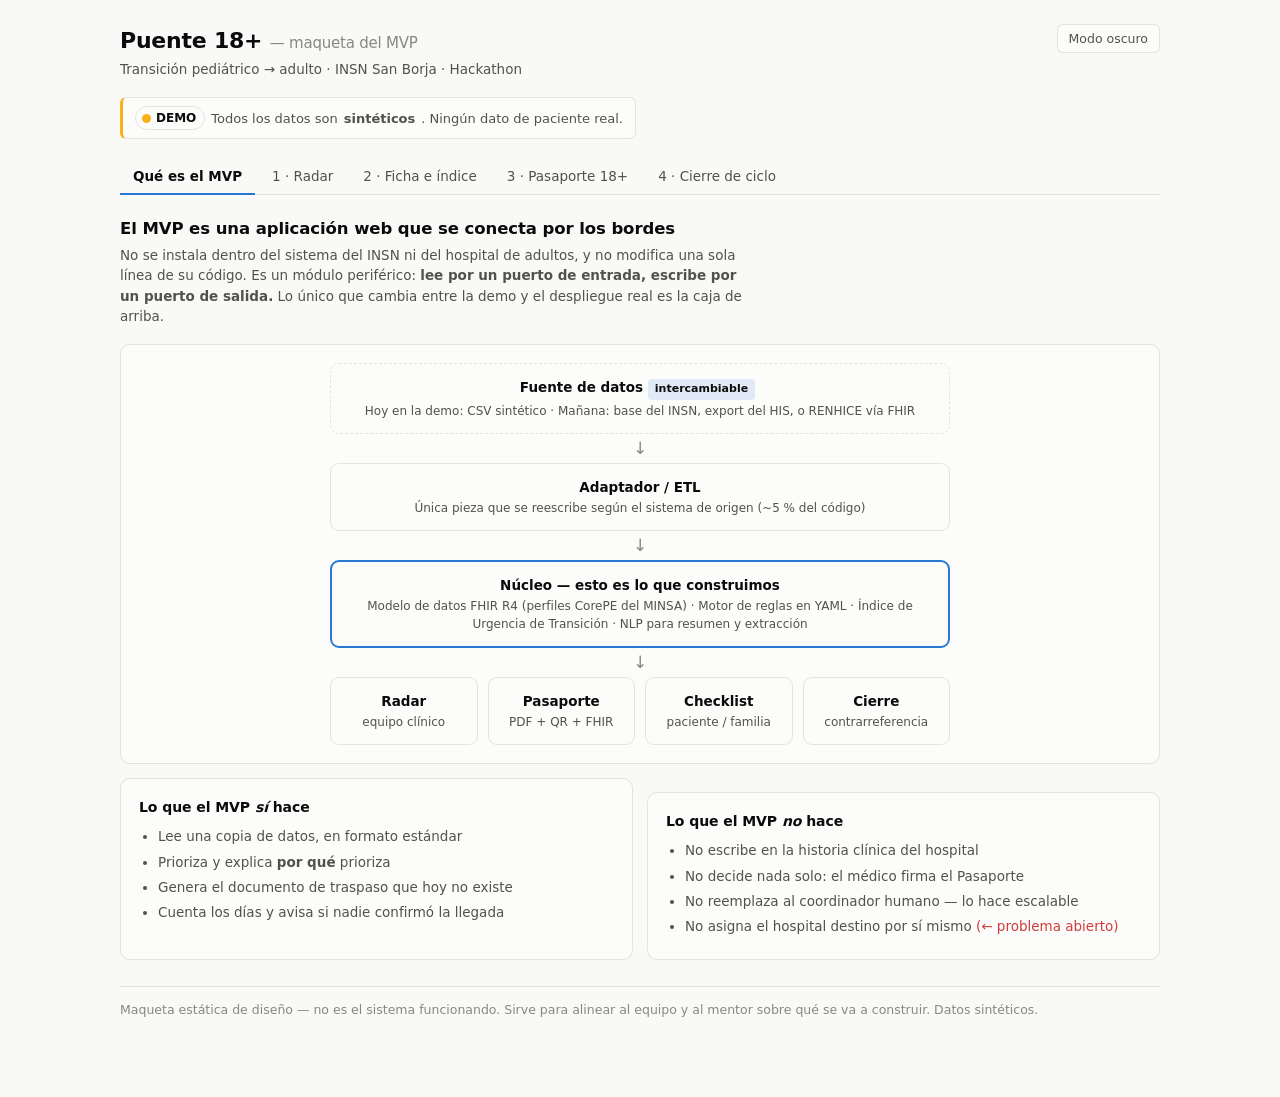
<file: docs/maqueta_mvp.html>
<!DOCTYPE html>
<html lang="es">
<head>
<meta charset="utf-8">
<meta name="viewport" content="width=device-width, initial-scale=1">
<title>Puente 18+ — Maqueta del MVP</title>
<style>
  :root{
    color-scheme: light;
    --surface-1:#fcfcfb; --page:#f9f9f7;
    --ink:#0b0b0b; --ink-2:#52514e; --muted:#898781;
    --grid:#e1e0d9; --axis:#c3c2b7; --border:rgba(11,11,11,0.10);
    --s1:#2a78d6; --s1-100:#cde2fb; --s1-250:#86b6ef; --s1-600:#184f95;
    --good:#0ca30c; --warning:#fab219; --serious:#ec835a; --critical:#d03b3b;
    --ok-text:#006300;
  }
  @media (prefers-color-scheme: dark){
    :root:where(:not([data-theme="light"])){
      color-scheme: dark;
      --surface-1:#1a1a19; --page:#0d0d0d;
      --ink:#ffffff; --ink-2:#c3c2b7; --muted:#898781;
      --grid:#2c2c2a; --axis:#383835; --border:rgba(255,255,255,0.10);
      --s1:#3987e5; --s1-100:#104281; --s1-250:#1c5cab; --s1-600:#86b6ef;
      --ok-text:#0ca30c;
    }
  }
  :root[data-theme="dark"]{
    color-scheme: dark;
    --surface-1:#1a1a19; --page:#0d0d0d;
    --ink:#ffffff; --ink-2:#c3c2b7; --muted:#898781;
    --grid:#2c2c2a; --axis:#383835; --border:rgba(255,255,255,0.10);
    --s1:#3987e5; --s1-100:#104281; --s1-250:#1c5cab; --s1-600:#86b6ef;
    --ok-text:#0ca30c;
  }
  *{box-sizing:border-box}
  body{
    margin:0; background:var(--page); color:var(--ink);
    font-family:system-ui,-apple-system,"Segoe UI",sans-serif;
    font-size:15px; line-height:1.5;
  }
  .wrap{max-width:1080px;margin:0 auto;padding:24px 20px 64px}
  header.top{display:flex;align-items:flex-start;justify-content:space-between;gap:16px;flex-wrap:wrap;margin-bottom:4px}
  h1{font-size:22px;margin:0 0 2px;letter-spacing:-0.01em}
  .sub{color:var(--ink-2);font-size:13.5px;margin:0}
  .demo-flag{
    display:inline-flex;align-items:center;gap:6px;margin:14px 0 20px;
    background:var(--surface-1);border:1px solid var(--border);border-left:3px solid var(--warning);
    border-radius:6px;padding:8px 12px;font-size:13px;color:var(--ink-2)
  }
  .theme-btn{background:var(--surface-1);border:1px solid var(--border);color:var(--ink-2);
    border-radius:6px;padding:6px 11px;font-size:12.5px;cursor:pointer;font-family:inherit}
  nav.tabs{display:flex;gap:4px;flex-wrap:wrap;border-bottom:1px solid var(--border);margin-bottom:22px}
  nav.tabs button{
    background:none;border:none;border-bottom:2px solid transparent;color:var(--ink-2);
    padding:9px 13px;font-size:13.5px;cursor:pointer;font-family:inherit;margin-bottom:-1px
  }
  nav.tabs button[aria-selected="true"]{color:var(--ink);border-bottom-color:var(--s1);font-weight:600}
  .panel{display:none}
  .panel.on{display:block}
  h2{font-size:16.5px;margin:0 0 3px;letter-spacing:-0.005em}
  .lede{color:var(--ink-2);font-size:13.5px;margin:0 0 18px;max-width:74ch}
  .card{background:var(--surface-1);border:1px solid var(--border);border-radius:10px;padding:18px}
  .card + .card{margin-top:14px}

  /* stat tiles */
  .kpis{display:grid;grid-template-columns:repeat(auto-fit,minmax(168px,1fr));gap:12px;margin-bottom:16px}
  .kpi{background:var(--surface-1);border:1px solid var(--border);border-radius:10px;padding:14px 16px}
  .kpi .lbl{font-size:11.5px;text-transform:uppercase;letter-spacing:.05em;color:var(--muted);margin-bottom:6px}
  .kpi .val{font-size:29px;line-height:1.05;font-weight:600;letter-spacing:-0.02em}
  .kpi .note{font-size:12px;color:var(--ink-2);margin-top:5px}
  .kpi .note.warn{color:var(--critical)}

  /* status chips: icon + label, nunca color solo */
  .chip{display:inline-flex;align-items:center;gap:5px;font-size:12px;font-weight:600;
    padding:2px 8px 2px 6px;border-radius:20px;border:1px solid var(--border);white-space:nowrap}
  .chip .dot{width:9px;height:9px;border-radius:50%;flex:none}
  .chip.rojo  .dot{background:var(--critical)} .chip.rojo{color:var(--critical)}
  .chip.ambar .dot{background:var(--warning)}  .chip.ambar{color:var(--ink)}
  .chip.verde .dot{background:var(--good)}     .chip.verde{color:var(--ok-text)}

  table{width:100%;border-collapse:collapse;font-size:13.5px}
  th{text-align:left;font-size:11.5px;text-transform:uppercase;letter-spacing:.04em;
     color:var(--muted);font-weight:600;padding:0 10px 8px;border-bottom:1px solid var(--grid)}
  td{padding:11px 10px;border-bottom:1px solid var(--grid);vertical-align:middle}
  tbody tr:hover{background:color-mix(in oklab, var(--s1) 6%, transparent)}
  td.num{font-variant-numeric:tabular-nums;text-align:right}
  .dx{color:var(--ink-2);font-size:12.5px}
  code.cie{font-family:ui-monospace,SFMono-Regular,Menlo,monospace;font-size:12px;
    background:color-mix(in oklab, var(--ink) 6%, transparent);padding:1px 5px;border-radius:4px}

  /* barras de aporte */
  .bars{display:flex;flex-direction:column;gap:8px;margin-top:6px}
  .brow{display:grid;grid-template-columns:230px 1fr 52px;align-items:center;gap:12px}
  .brow .bl{font-size:12.5px;color:var(--ink-2)}
  .btrack{height:16px;background:color-mix(in oklab, var(--ink) 4%, transparent);border-radius:4px;overflow:hidden}
  .bfill{height:100%;background:var(--s1);border-radius:0 4px 4px 0}
  .bval{font-size:12.5px;font-variant-numeric:tabular-nums;text-align:right;color:var(--ink)}

  .grid2{display:grid;grid-template-columns:1fr 1fr;gap:14px}
  @media(max-width:820px){.grid2{grid-template-columns:1fr} .brow{grid-template-columns:150px 1fr 48px}}

  /* pasaporte */
  .passport{border:1px solid var(--axis);border-radius:8px;padding:18px;background:var(--surface-1);font-size:12.5px}
  .passport h3{margin:0 0 2px;font-size:15px}
  .passport .pmeta{color:var(--muted);font-size:11.5px;margin-bottom:12px}
  .psec{margin-top:12px;padding-top:10px;border-top:1px solid var(--grid)}
  .psec .t{font-size:10.5px;text-transform:uppercase;letter-spacing:.06em;color:var(--muted);margin-bottom:5px}
  .psec ul{margin:0;padding-left:17px} .psec li{margin-bottom:3px}
  pre{background:color-mix(in oklab, var(--ink) 4%, transparent);border:1px solid var(--border);
    border-radius:8px;padding:13px;overflow:auto;font-size:11.5px;line-height:1.55;
    font-family:ui-monospace,SFMono-Regular,Menlo,monospace;margin:0}
  .qr{width:88px;height:88px;image-rendering:pixelated;border:1px solid var(--border);border-radius:6px;background:#fff}

  /* timeline */
  .tl{position:relative;padding-left:26px;margin-top:8px}
  .tl::before{content:"";position:absolute;left:7px;top:6px;bottom:6px;width:2px;background:var(--grid)}
  .ti{position:relative;padding-bottom:16px}
  .ti::before{content:"";position:absolute;left:-24px;top:4px;width:12px;height:12px;border-radius:50%;
    background:var(--surface-1);border:2px solid var(--axis)}
  .ti.done::before{background:var(--good);border-color:var(--good)}
  .ti.now::before{background:var(--critical);border-color:var(--critical)}
  .ti .d{font-size:11.5px;color:var(--muted)}
  .ti .h{font-size:13.5px;font-weight:600}
  .ti .b{font-size:12.5px;color:var(--ink-2)}

  /* arquitectura */
  .arch{display:flex;flex-direction:column;gap:0;align-items:center;text-align:center}
  .abox{width:100%;max-width:620px;border:1px solid var(--border);border-radius:9px;padding:13px 16px;background:var(--surface-1)}
  .abox .at{font-size:13.5px;font-weight:600} .abox .ab{font-size:12px;color:var(--ink-2);margin-top:2px}
  .abox.ext{border-style:dashed;background:transparent}
  .abox.core{border-color:var(--s1);border-width:2px}
  .arrow{color:var(--muted);font-size:17px;line-height:1;padding:6px 0}
  .arow{display:flex;gap:10px;width:100%;max-width:620px;flex-wrap:wrap}
  .arow .abox{flex:1;min-width:130px}
  .foot{font-size:12.5px;color:var(--muted);margin-top:26px;border-top:1px solid var(--border);padding-top:14px}
  ul.plain{font-size:13.5px;color:var(--ink-2);padding-left:19px;margin:8px 0 0} ul.plain li{margin-bottom:5px}
  .tag{display:inline-block;font-size:11px;background:color-mix(in oklab,var(--s1) 14%, transparent);
    color:var(--ink);padding:2px 7px;border-radius:4px;margin-right:5px}
</style>
</head>
<body>
<div class="wrap">

<header class="top">
  <div>
    <h1>Puente 18+ <span style="font-weight:400;color:var(--muted);font-size:15px">— maqueta del MVP</span></h1>
    <p class="sub">Transición pediátrico → adulto · INSN San Borja · Hackathon</p>
  </div>
  <button class="theme-btn" id="tbtn">Modo oscuro</button>
</header>

<div class="demo-flag">
  <span class="chip ambar"><span class="dot"></span>DEMO</span>
  Todos los datos son <strong>sintéticos</strong>. Ningún dato de paciente real.
</div>

<nav class="tabs" role="tablist">
  <button role="tab" aria-selected="true"  data-p="p0">Qué es el MVP</button>
  <button role="tab" aria-selected="false" data-p="p1">1 · Radar</button>
  <button role="tab" aria-selected="false" data-p="p2">2 · Ficha e índice</button>
  <button role="tab" aria-selected="false" data-p="p3">3 · Pasaporte 18+</button>
  <button role="tab" aria-selected="false" data-p="p4">4 · Cierre de ciclo</button>
</nav>

<!-- ══════════ 0 · ARQUITECTURA ══════════ -->
<section class="panel on" id="p0">
  <h2>El MVP es una aplicación web que se conecta por los bordes</h2>
  <p class="lede">No se instala dentro del sistema del INSN ni del hospital de adultos, y no modifica una sola línea de su código. Es un módulo periférico: <strong>lee por un puerto de entrada, escribe por un puerto de salida.</strong> Lo único que cambia entre la demo y el despliegue real es la caja de arriba.</p>

  <div class="card">
    <div class="arch">
      <div class="abox ext">
        <div class="at">Fuente de datos <span class="tag">intercambiable</span></div>
        <div class="ab">Hoy en la demo: CSV sintético · Mañana: base del INSN, export del HIS, o RENHICE vía FHIR</div>
      </div>
      <div class="arrow">↓</div>
      <div class="abox">
        <div class="at">Adaptador / ETL</div>
        <div class="ab">Única pieza que se reescribe según el sistema de origen (~5 % del código)</div>
      </div>
      <div class="arrow">↓</div>
      <div class="abox core">
        <div class="at">Núcleo — esto es lo que construimos</div>
        <div class="ab">Modelo de datos FHIR R4 (perfiles CorePE del MINSA) · Motor de reglas en YAML · Índice de Urgencia de Transición · NLP para resumen y extracción</div>
      </div>
      <div class="arrow">↓</div>
      <div class="arow">
        <div class="abox"><div class="at">Radar</div><div class="ab">equipo clínico</div></div>
        <div class="abox"><div class="at">Pasaporte</div><div class="ab">PDF + QR + FHIR</div></div>
        <div class="abox"><div class="at">Checklist</div><div class="ab">paciente / familia</div></div>
        <div class="abox"><div class="at">Cierre</div><div class="ab">contrarreferencia</div></div>
      </div>
    </div>
  </div>

  <div class="grid2" style="margin-top:14px">
    <div class="card">
      <h2 style="font-size:14px">Lo que el MVP <em>sí</em> hace</h2>
      <ul class="plain">
        <li>Lee una copia de datos, en formato estándar</li>
        <li>Prioriza y explica <strong>por qué</strong> prioriza</li>
        <li>Genera el documento de traspaso que hoy no existe</li>
        <li>Cuenta los días y avisa si nadie confirmó la llegada</li>
      </ul>
    </div>
    <div class="card">
      <h2 style="font-size:14px">Lo que el MVP <em>no</em> hace</h2>
      <ul class="plain">
        <li>No escribe en la historia clínica del hospital</li>
        <li>No decide nada solo: el médico firma el Pasaporte</li>
        <li>No reemplaza al coordinador humano — lo hace escalable</li>
        <li>No asigna el hospital destino por sí mismo <span style="color:var(--critical)">(← problema abierto)</span></li>
      </ul>
    </div>
  </div>
</section>

<!-- ══════════ 1 · RADAR ══════════ -->
<section class="panel" id="p1">
  <h2>Radar de Transición — pantalla del equipo clínico</h2>
  <p class="lede">Cohorte de 14 a 18 años ordenada por Índice de Urgencia de Transición (IUT). El semáforo no es decorativo: define quién entra este mes al programa, y el umbral se calibra según cuántos pacientes puede realmente atender el equipo.</p>

  <div class="kpis">
    <div class="kpi"><div class="lbl">Cohorte 14–18</div><div class="val">247</div><div class="note">pacientes crónicos activos</div></div>
    <div class="kpi"><div class="lbl">Prioridad alta</div><div class="val">18</div><div class="note warn">cumplen 18 en &lt; 12 meses</div></div>
    <div class="kpi"><div class="lbl">Sin plan de transición</div><div class="val">231</div><div class="note">93 % de la cohorte</div></div>
    <div class="kpi"><div class="lbl">Transferencia efectiva</div><div class="val">—</div><div class="note">hoy no se mide</div></div>
  </div>

  <div class="card">
    <table>
      <thead><tr>
        <th>Paciente <span style="text-transform:none;font-weight:400">(ficticio)</span></th>
        <th>Edad</th><th>Diagnóstico principal</th><th class="num">Dx activos</th>
        <th class="num">Meses a los 18</th><th class="num">IUT</th><th>Estado</th>
      </tr></thead>
      <tbody>
        <tr><td><strong>A. Quispe M.</strong></td><td>17 a 5 m</td>
            <td class="dx">Fibrosis quística <code class="cie">E84.0</code></td>
            <td class="num">4</td><td class="num">7</td><td class="num"><strong>0.91</strong></td>
            <td><span class="chip rojo"><span class="dot"></span>Rojo</span></td></tr>
        <tr><td><strong>J. Ramos T.</strong></td><td>17 a 9 m</td>
            <td class="dx">Cardiopatía congénita compleja <code class="cie">Q21.3</code></td>
            <td class="num">3</td><td class="num">3</td><td class="num"><strong>0.88</strong></td>
            <td><span class="chip rojo"><span class="dot"></span>Rojo</span></td></tr>
        <tr><td><strong>M. Huamán C.</strong></td><td>17 a 1 m</td>
            <td class="dx">ERC estadio 5 en diálisis <code class="cie">N18.5</code></td>
            <td class="num">5</td><td class="num">11</td><td class="num"><strong>0.84</strong></td>
            <td><span class="chip rojo"><span class="dot"></span>Rojo</span></td></tr>
        <tr><td><strong>L. Ccahuana S.</strong></td><td>16 a 4 m</td>
            <td class="dx">Parálisis cerebral + epilepsia <code class="cie">G80.9</code></td>
            <td class="num">4</td><td class="num">20</td><td class="num">0.67</td>
            <td><span class="chip ambar"><span class="dot"></span>Ámbar</span></td></tr>
        <tr><td><strong>D. Flores A.</strong></td><td>15 a 8 m</td>
            <td class="dx">Diabetes mellitus tipo 1 <code class="cie">E10.9</code></td>
            <td class="num">2</td><td class="num">28</td><td class="num">0.52</td>
            <td><span class="chip ambar"><span class="dot"></span>Ámbar</span></td></tr>
        <tr><td><strong>S. Mamani R.</strong></td><td>14 a 2 m</td>
            <td class="dx">Artritis idiopática juvenil <code class="cie">M08.0</code></td>
            <td class="num">1</td><td class="num">46</td><td class="num">0.21</td>
            <td><span class="chip verde"><span class="dot"></span>Verde</span></td></tr>
      </tbody>
    </table>
  </div>
</section>

<!-- ══════════ 2 · FICHA ══════════ -->
<section class="panel" id="p2">
  <h2>Ficha del paciente — el índice se explica solo</h2>
  <p class="lede">Al abrir un paciente no aparece solo un número: aparece <strong>de dónde sale ese número</strong>. Cada barra es el aporte βᵢxᵢ de un factor al puntaje. Un médico puede discutirlo, corregirlo y firmarlo. Un modelo opaco no permite eso.</p>

  <div class="card">
    <div style="display:flex;justify-content:space-between;align-items:baseline;flex-wrap:wrap;gap:10px;margin-bottom:4px">
      <div><strong style="font-size:16px">A. Quispe M.</strong> <span style="color:var(--ink-2);font-size:13px">· 17 a 5 m · HC 40218-S (ficticia)</span></div>
      <div><span class="chip rojo"><span class="dot"></span>Rojo · IUT 0.91</span></div>
    </div>
    <p style="font-size:13px;color:var(--ink-2);margin:0 0 14px">
      Fibrosis quística <code class="cie">E84.0</code> · ORPHA:586 · Diabetes relacionada con FQ <code class="cie">E10.9</code> ·
      Insuficiencia pancreática <code class="cie">K86.8</code> · Colonización crónica por <em>P. aeruginosa</em> <code class="cie">B96.5</code>
    </p>

    <div class="bars">
      <div class="brow"><div class="bl">Urgencia temporal (7 meses)</div>
        <div class="btrack"><div class="bfill" style="width:85%"></div></div><div class="bval">+1.28</div></div>
      <div class="brow"><div class="bl">Severidad ponderada (rara + multisistémica)</div>
        <div class="btrack"><div class="bfill" style="width:73%"></div></div><div class="bval">+1.10</div></div>
      <div class="brow"><div class="bl">Brecha de preparación (TRAQ 2.1 / 5)</div>
        <div class="btrack"><div class="bfill" style="width:59%"></div></div><div class="bval">+0.89</div></div>
      <div class="brow"><div class="bl">Complejidad (4 dx crónicos activos)</div>
        <div class="btrack"><div class="bfill" style="width:48%"></div></div><div class="bval">+0.72</div></div>
      <div class="brow"><div class="bl">Barrera de acceso (procedencia: Cusco)</div>
        <div class="btrack"><div class="bfill" style="width:36%"></div></div><div class="bval">+0.54</div></div>
      <div class="brow"><div class="bl">Continuidad de seguro (SIS cambia a los 18)</div>
        <div class="btrack"><div class="bfill" style="width:27%"></div></div><div class="bval">+0.41</div></div>
      <div class="brow"><div class="bl">Riesgo de pérdida (última cita: hace 5 m)</div>
        <div class="btrack"><div class="bfill" style="width:19%"></div></div><div class="bval">+0.29</div></div>
    </div>

    <p style="font-size:12.5px;color:var(--muted);margin:16px 0 0;border-top:1px solid var(--grid);padding-top:11px;font-variant-numeric:tabular-nums">
      z = β₀ + Σ βᵢxᵢ = −2.10 + 5.23 = 3.13 &nbsp;→&nbsp; IUT = σ(3.13) = 0.958 → 0.91 tras penalización por dato faltante.
      Pesos β según <code class="cie">reglas_transicion.yaml v1.2</code>, revisado por el servicio.
    </p>
  </div>

  <div class="card">
    <h2 style="font-size:14px">Reglas como archivo, no como código</h2>
    <p class="lede" style="margin-bottom:10px">Un médico edita esto sin tocar Python. Tiene versión, fecha y responsable — igual que un protocolo clínico.</p>
<pre># reglas_transicion.yaml   v1.2   resp.: Servicio de Neumología   rev.: 2026-08-13
ventana_inicio_anios: 14
umbral_ambar: 0.45
umbral_rojo:  0.75          # calibrado a 20 pacientes/mes de capacidad real

condiciones_cronicas:
  - { cie10: "E84*", orpha: 586, etiqueta: "Fibrosis quistica", peso: 5, rara: true }
  - { cie10: "N18*", etiqueta: "Enfermedad renal cronica",      peso: 5 }
  - { cie10: "Q21*", etiqueta: "Cardiopatia congenita",         peso: 4 }
  - { cie10: "G80*", etiqueta: "Paralisis cerebral",            peso: 4 }
  - { cie10: "E10*", etiqueta: "Diabetes tipo 1",               peso: 3 }

dependencia_tecnologica:
  - { termino: "ventilacion mecanica domiciliaria", peso: 5 }
  - { termino: "dialisis peritoneal",               peso: 5 }
  - { termino: "traqueostomia",                     peso: 4 }
  - { termino: "gastrostomia",                      peso: 3 }</pre>
  </div>
</section>

<!-- ══════════ 3 · PASAPORTE ══════════ -->
<section class="panel" id="p3">
  <h2>Pasaporte de Salud 18+ — el artefacto que cruza el puente</h2>
  <p class="lede">Es el corazón del proyecto. Doce páginas de historia clínica y quince años de evoluciones comprimidas en una hoja que el paciente lleva encima, que el médico de adultos puede leer en dos minutos, y que además sale en formato máquina.</p>

  <div class="grid2">
    <div class="card">
      <div class="passport">
        <div style="display:flex;justify-content:space-between;gap:12px;align-items:flex-start">
          <div>
            <h3>Pasaporte de Salud 18+</h3>
            <div class="pmeta">A. Quispe M. · 17 a 5 m · HC 40218-S · Emitido 13-08-2026<br>
            Firmado por: Dr. ██████, Neumología Pediátrica INSN-SB</div>
          </div>
          <svg class="qr" viewBox="0 0 21 21" aria-label="Código QR de ejemplo"><rect width="21" height="21" fill="#fff"/><g fill="#0b0b0b"><rect x="1" y="1" width="5" height="5"/><rect x="2" y="2" width="3" height="3" fill="#fff"/><rect x="3" y="3" width="1" height="1"/><rect x="15" y="1" width="5" height="5"/><rect x="16" y="2" width="3" height="3" fill="#fff"/><rect x="17" y="3" width="1" height="1"/><rect x="1" y="15" width="5" height="5"/><rect x="2" y="16" width="3" height="3" fill="#fff"/><rect x="3" y="17" width="1" height="1"/><rect x="8" y="1" width="1" height="2"/><rect x="10" y="2" width="1" height="3"/><rect x="12" y="1" width="1" height="1"/><rect x="8" y="4" width="2" height="1"/><rect x="7" y="7" width="1" height="1"/><rect x="9" y="7" width="2" height="1"/><rect x="12" y="7" width="1" height="2"/><rect x="14" y="8" width="2" height="1"/><rect x="17" y="7" width="1" height="2"/><rect x="8" y="9" width="1" height="2"/><rect x="10" y="10" width="3" height="1"/><rect x="15" y="10" width="1" height="2"/><rect x="18" y="10" width="1" height="1"/><rect x="7" y="12" width="2" height="1"/><rect x="11" y="12" width="1" height="2"/><rect x="13" y="13" width="2" height="1"/><rect x="16" y="12" width="1" height="1"/><rect x="18" y="13" width="1" height="2"/><rect x="8" y="15" width="1" height="1"/><rect x="10" y="16" width="2" height="1"/><rect x="13" y="15" width="1" height="3"/><rect x="15" y="17" width="2" height="1"/><rect x="19" y="16" width="1" height="2"/><rect x="8" y="18" width="3" height="1"/><rect x="12" y="19" width="1" height="1"/><rect x="15" y="19" width="1" height="1"/><rect x="17" y="18" width="1" height="1"/></g></svg>
        </div>

        <div class="psec"><div class="t">Diagnósticos activos</div>
          <ul><li>Fibrosis quística — <code class="cie">E84.0</code> / <code class="cie">ORPHA:586</code></li>
              <li>Diabetes relacionada con FQ — <code class="cie">E10.9</code></li>
              <li>Insuficiencia pancreática exocrina — <code class="cie">K86.8</code></li></ul></div>

        <div class="psec"><div class="t">Medicación activa</div>
          <ul><li>Dornasa alfa nebulizada 2.5 mg / 24 h</li>
              <li>Enzimas pancreáticas con cada comida</li>
              <li>Insulina glargina 18 U nocturna</li></ul></div>

        <div class="psec"><div class="t">Alergias / RAM</div>
          <ul><li>Ceftriaxona — exantema (2019)</li></ul></div>

        <div class="psec"><div class="t">Qué vigilar en el servicio de adultos</div>
          <ul><li>Función pulmonar (VEF₁) cada 3 meses</li>
              <li>Colonización crónica por <em>P. aeruginosa</em> — aislamiento en sala</li>
              <li>Cribado anual de hepatopatía asociada a FQ</li></ul></div>

        <div class="psec"><div class="t">Contactos</div>
          <ul><li>Neumología Pediátrica INSN-SB — ref. de origen</li>
              <li>Coordinación de transición — anexo 1118</li></ul></div>
      </div>
    </div>

    <div>
      <div class="card">
        <h2 style="font-size:14px">Y el mismo contenido, en formato máquina</h2>
        <p class="lede" style="margin-bottom:10px">Bundle FHIR R4 conforme al perfil <strong>CorePE del MINSA</strong>. No es un PDF bonito: es un documento clínico interoperable. El día que RENHICE esté operativo, esto se conecta sin reescribir nada.</p>
<pre>{
  "resourceType": "Bundle",
  "meta": { "profile": [
    "https://dyaku.minsa.gob.pe/.../BundlePe" ] },
  "type": "document",
  "entry": [
    { "resource": {
        "resourceType": "Composition",
        "title": "Pasaporte de Salud 18+",
        "status": "final" } },
    { "resource": {
        "resourceType": "Patient",
        "birthDate": "2009-03-14" } },
    { "resource": {
        "resourceType": "Condition",
        "code": { "coding": [
          { "system": "http://hl7.org/fhir/sid/icd-10",
            "code": "E84.0" },
          { "system": "http://www.orpha.net",
            "code": "586" } ] },
        "clinicalStatus": "active" } },
    { "resource": {
        "resourceType": "AllergyIntolerance",
        "code": { "text": "Ceftriaxona" } } }
  ]
}</pre>
      </div>
      <div class="card">
        <h2 style="font-size:14px">Cómo se genera</h2>
        <ul class="plain">
          <li><strong>Campos ya codificados</strong> (CIE-10, alergias, fechas) → copia directa, sin IA.</li>
          <li><strong>Texto libre</strong> (relato, antecedentes, plan) → resumen por NLP.</li>
          <li><strong>Siempre</strong> → borrador que el médico revisa, corrige y firma. Nunca se emite solo.</li>
        </ul>
      </div>
    </div>
  </div>
</section>

<!-- ══════════ 4 · CIERRE ══════════ -->
<section class="panel" id="p4">
  <h2>Cierre de ciclo — el indicador que hoy no existe</h2>
  <p class="lede">La NT 018-MINSA ya obliga a contrarreferencia. En la práctica se emite la referencia y nadie confirma que el paciente llegó. El sistema abre un contador el día de la transferencia y avisa si a los 90 días no hay confirmación.</p>

  <div class="kpis">
    <div class="kpi"><div class="lbl">Transferidos (12 m)</div><div class="val">31</div><div class="note">cohorte piloto simulada</div></div>
    <div class="kpi"><div class="lbl">Llegada confirmada</div><div class="val">19</div><div class="note" style="color:var(--ok-text)">61 % de transferencia efectiva</div></div>
    <div class="kpi"><div class="lbl">Sin confirmar &gt; 90 d</div><div class="val">9</div><div class="note warn">requieren contacto activo</div></div>
    <div class="kpi"><div class="lbl">Perdidos &gt; 12 m</div><div class="val">3</div><div class="note warn">brecha asistencial</div></div>
  </div>

  <div class="card">
    <h2 style="font-size:14px">J. Ramos T. — cardiopatía congénita compleja</h2>
    <div class="tl">
      <div class="ti done"><div class="d">04-02-2026</div><div class="h">Pasaporte emitido y firmado</div><div class="b">PDF entregado a la familia + Bundle FHIR generado</div></div>
      <div class="ti done"><div class="d">11-02-2026</div><div class="h">Referencia registrada en REFCON</div><div class="b">Destino: servicio de cardiología de adultos · NT 018-MINSA</div></div>
      <div class="ti done"><div class="d">18-02-2026</div><div class="h">Cita de adultos agendada</div><div class="b">Programada para 02-04-2026</div></div>
      <div class="ti now"><div class="d">Hoy · día 97</div><div class="h">Sin contrarreferencia recibida</div>
        <div class="b">Superado el umbral de 90 días. <strong>Alerta emitida al equipo de transición</strong> → contacto telefónico con la familia y con el establecimiento receptor.</div></div>
      <div class="ti"><div class="d">pendiente</div><div class="h">Confirmación de primera cita cumplida</div><div class="b">Cierra el ciclo y suma al indicador</div></div>
    </div>
  </div>

  <div class="card">
    <h2 style="font-size:14px">La métrica del proyecto</h2>
    <p style="font-size:13.5px;color:var(--ink-2);margin:8px 0 0">
      <strong>Tasa de transferencia efectiva</strong> = pacientes con primera cita de adultos confirmada dentro de 6 meses ÷ pacientes transferidos.
    </p>
    <p style="font-size:13px;color:var(--muted);margin:9px 0 0">
      Referencia internacional: los programas de transición estructurados reducen las brechas asistenciales de <strong>36.2 % a 12.7 %</strong>. Hoy el INSN no tiene este indicador; que el sistema lo produzca por primera vez ya es un resultado.
    </p>
  </div>
</section>

<p class="foot">Maqueta estática de diseño — no es el sistema funcionando. Sirve para alinear al equipo y al mentor sobre qué se va a construir. Datos sintéticos.</p>
</div>

<script>
  const tabs=[...document.querySelectorAll('nav.tabs button')];
  tabs.forEach(b=>b.addEventListener('click',()=>{
    tabs.forEach(x=>x.setAttribute('aria-selected', x===b));
    document.querySelectorAll('.panel').forEach(p=>p.classList.toggle('on', p.id===b.dataset.p));
    window.scrollTo({top:0,behavior:'smooth'});
  }));
  const btn=document.getElementById('tbtn');
  btn.addEventListener('click',()=>{
    const dark=document.documentElement.getAttribute('data-theme')==='dark';
    document.documentElement.setAttribute('data-theme',dark?'light':'dark');
    btn.textContent=dark?'Modo oscuro':'Modo claro';
  });
</script>
</body>
</html>
</file>
